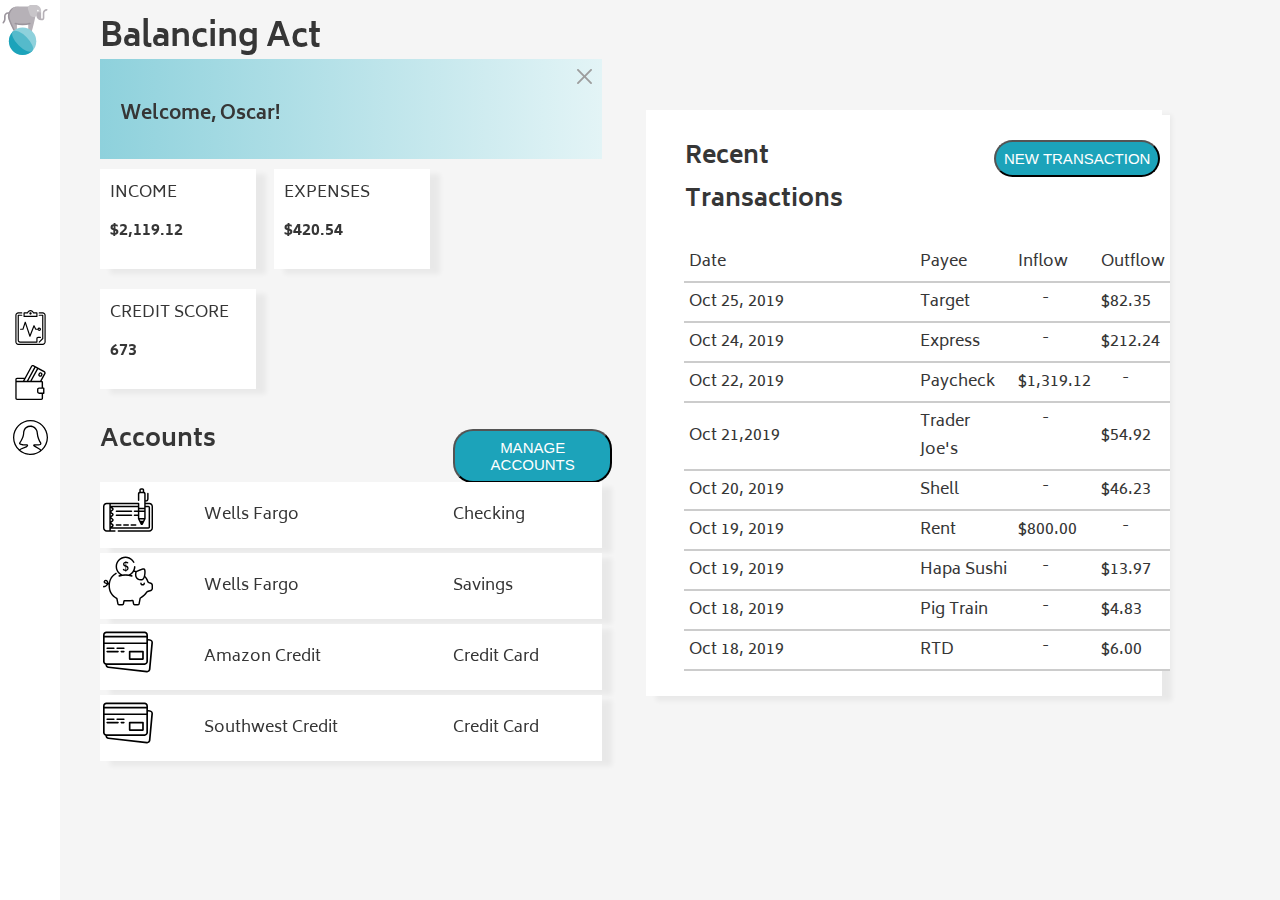
<file: index.html>
<!DOCTYPE html>
<html lang="en">
  <head>
    <meta charset="UTF-8">
    <meta name="viewport" content="width=device-width, initial-scale=1.0">
    <meta http-equiv="X-UA-Compatible" content="ie=edge">
    <title>Balancing Act</title>
    <link rel="stylesheet" type="text/css" href="styles.css" />
    <link href="https://fonts.googleapis.com/css?family=Biryani&display=swap" rel="stylesheet">
  </head>
  <body>
    <nav>
      <img id="elephant" src="assets/images/elephant.svg" alt="elephant_logo" />
      <div id="center_nav">
        <img id="clipboard" class="nav_logo" src="assets/images/dashboard.svg" alt="dashboard" />
        <img id="wallet" class="nav_logo" src="assets/images/transactions.svg" alt="transactions" />
        <img class="nav_logo" src="assets/images/profile.svg" alt="profile">
      </div>
    </nav>
    <main>
    <div id="clipboard-page">
      <div class="left_body">
        <h1 id="index-header">Balancing Act</h1>
        <div id="welcome">
          <h3>Welcome, Oscar!</h3>
          <img id="close" alt="close" src="assets/images/close.svg" />
        </div>

      <div class="JS-hackfix">
        <div class="budget_container">
          <div class="budget">
            <p class="budget-name-amount">INCOME</p>
            <p class="budget-name-amount"><strong>$2,119.12</strong></p>
          </div>
          <div class="budget">
            <p  class="budget-name-amount">EXPENSES</p>
            <p  class="budget-name-amount"><strong>$420.54</strong></p>
          </div>
          <div class="budget">
            <p  class="budget-name-amount">CREDIT SCORE</p>
            <p  class="budget-name-amount"><strong>673</strong></p>
          </div>
        </div>

        <section class="accounts-container">
            <h2 class"accounts_header">Accounts</h2>
            <button class="accounts-button" type="button" name="manage_accounts">
              MANAGE ACCOUNTS</button>
          <table class="account">
            <tr>
              <td class="account-cell-image"><img class="accounts_images"
                src="assets/images/checking.svg"
                alt="checking_account" /></td>
              <td class="account-cell-2">Wells Fargo</td>
              <td class="account-cell-3">Checking</td>
            </tr>
          </table>
          <table class="account">
            <tr>
              <td class="account-cell-image"><img class="accounts_images"
                src="assets/images/savings.svg"
                alt="savings_image"></td>
              <td class="account-cell-2">Wells Fargo</td>
              <td class="account-cell-3">Savings</td>
            </tr>
          </table>
          <table class="account">
            <tr>
              <td class="account-cell-image"><img class="accounts_images"
                src="assets/images/credit-card.svg" alt="credit_card" /></td>
              <td class="account-cell-2">Amazon Credit</td>
              <td class="account-cell-3">Credit Card</td>
            </tr>
          </table>
          <table class="account">
            <tr>
              <td class="account-cell-image"><img class="accounts_images"
                src="assets/images/credit-card.svg" alt="credit_card" /></td>
              <td class="account-cell-2">Southwest Credit</td>
              <td class="account-cell-3">Credit Card</td>
            </tr>
          </table>
        </section>
      </div>
      </div>

        <section class="transactions-container">
          <table class="transactions">
            <tr>
              <td><h2>Recent Transactions</h2></td>
              <td><button id="transaction-button" type="button"
                name="new_transactoion">NEW TRANSACTION</button></td>
            </tr>
            <tr class="transactions-row">
              <td class="transactions-td">Date</td>
              <td class="transactions-td">Payee</td>
              <td class="transactions-td">Inflow</td>
              <td class="transactions-td">Outflow</td>
            </tr>
            <tr class="transactions-row">
              <td class="transactions-td">Oct 25, 2019</td>
              <td class="transactions-td">Target</td>
              <td class="transactions-td-dash-inflow">-</td>
              <td class="transactions-td">$82.35</td>
            </tr>
            <tr class="transactions-row">
              <td class="transactions-td">Oct 24, 2019</td>
              <td class="transactions-td">Express</td>
              <td class="transactions-td-dash-inflow">-</td>
              <td class="transactions-td">$212.24</td>
            </tr>
            <tr class="transactions-row">
              <td class="transactions-td">Oct 22, 2019</td>
              <td class="transactions-td">Paycheck</td>
              <td class="transactions-td">$1,319.12</td>
              <td class="transactions-td-dash-outflow">-</td>
            </tr>
            <tr class="transactions-row">
              <td class="transactions-td">Oct 21,2019</td>
              <td class="transactions-td">Trader Joe's</td>
              <td class="transactions-td-dash-inflow">-</td>
              <td class="transactions-td">$54.92</td>
            </tr>
            <tr class="transactions-row">
              <td class="transactions-td">Oct 20, 2019</td>
              <td class="transactions-td">Shell</td>
              <td class="transactions-td-dash-inflow">-</td>
              <td class="transactions-td">$46.23</td>
            </tr>
            <tr class="transactions-row">
              <td class="transactions-td">Oct 19, 2019</td>
              <td class="transactions-td">Rent</td>
              <td class="transactions-td">$800.00</td>
              <td class="transactions-td-dash-outflow">-</td>
            </tr>
            <tr class="transactions-row">
              <td class="transactions-td">Oct 19, 2019</td>
              <td class="transactions-td">Hapa Sushi</td>
              <td class="transactions-td-dash-inflow">-</td>
              <td class="transactions-td">$13.97</td>
            </tr>
            <tr class="transactions-row">
              <td class="transactions-td">Oct 18, 2019</td>
              <td class="transactions-td">Pig Train</td>
              <td class="transactions-td-dash-inflow">-</td>
              <td class="transactions-td">$4.83</td>
            </tr>
            <tr class="transactions-row">
              <td class="transactions-td">Oct 18, 2019</td>
              <td class="transactions-td">RTD</td>
              <td class="transactions-td-dash-inflow">-</td>
              <td class="transactions-td">$6.00</td>
            </tr>
          </table>
        </section>
      </div>
      <div id="transactions2-page">
      <div class="transactions2-container">
        <h1 id="transactions2-header">Transactions</h1>
        <button class="transactions2-button" type="button" name="all">All</button>
        <button class="transactions2-button" type="button" name="inflow">Inflow</button>
        <button class="transactions2-button" type="button" name="outflow">Outflow</button>
      <div id="transactions2-background">
      </div>
        <section>
          <table class="transactions2">
            <tr class="transactions-row">
              <td class="transactions-td">Date</td>
              <td class="transactions-td">Account</td>
              <td class="transactions-td">Payee</td>
              <td class="transactions-td">Inflow</td>
              <td class="transactions-td">Outflow</td>
            </tr>
            <tr class="transactions-row">
              <td class="transactions-td">10-25-19</td>
              <td class="transactions-td">Credit Card</td>
              <td class="transactions-td">Target</td>
              <td class="transactions-td-dash-inflow2">-</td>
              <td class="transactions-td">$82.35</td>
            </tr>
            <tr class="transactions-row">
              <td class="transactions-td">10-24-19</td>
              <td class="transactions-td">Credit Card</td>
              <td class="transactions-td">Express</td>
              <td class="transactions-td-dash-inflow2">-</td>
              <td class="transactions-td">$212.24</td>
            </tr>
            <tr class="transactions-row">
              <td class="transactions-td">10-22-19</td>
              <td class="transactions-td">Checking</td>
              <td class="transactions-td">Paycheck</td>
              <td class="transactions-td">$1,319.12</td>
              <td class="transactions-td-dash-outflow2">-</td>
            </tr>
            <tr class="transactions-row">
              <td class="transactions-td">10-21-19</td>
              <td class="transactions-td">Credit Card</td>
              <td class="transactions-td">Trader Joe's</td>
              <td class="transactions-td-dash-inflow2">-</td>
              <td class="transactions-td">$54.92</td>
            </tr>
            <tr class="transactions-row">
              <td class="transactions-td">10-20-19</td>
              <td class="transactions-td">Credit Card</td>
              <td class="transactions-td">Shell</td>
              <td class="transactions-td-dash-inflow2">-</td>
              <td class="transactions-td">$46.23</td>
            </tr>
            <tr class="transactions-row">
              <td class="transactions-td">10-19-19</td>
              <td class="transactions-td">Savings</td>
              <td class="transactions-td">Rent</td>
              <td class="transactions-td">$800.00</td>
              <td class="transactions-td-dash-outflow2">-</td>
            </tr>
            <tr class="transactions-row">
              <td class="transactions-td">10-19-19</td>
              <td class="transactions-td">Checking</td>
              <td class="transactions-td">Hapa Sushi</td>
              <td class="transactions-td-dash-inflow2">-</td>
              <td class="transactions-td">$13.97</td>
            </tr>
            <tr class="transactions-row">
              <td class="transactions-td">10-18-19</td>
              <td class="transactions-td">Credit Card</td>
              <td class="transactions-td">Pig Train</td>
              <td class="transactions-td-dash-inflow2">-</td>
              <td class="transactions-td">$4.83</td>
            </tr>
            <tr class="transactions-row">
              <td class="transactions-td">10-18-19</td>
              <td class="transactions-td">Checking</td>
              <td class="transactions-td">RTD</td>
              <td class="transactions-td-dash-inflow2">-</td>
              <td class="transactions-td">$6.00</td>
            </tr>
            <tr class="transactions-row">
              <td class="transactions-td">10-24-19</td>
              <td class="transactions-td">Credit Card</td>
              <td class="transactions-td">Express</td>
              <td class="transactions-td-dash-inflow2">-</td>
              <td class="transactions-td">$212.24</td>
            </tr>
            <tr class="transactions-row">
              <td class="transactions-td">10-24-19</td>
              <td class="transactions-td">Credit Card</td>
              <td class="transactions-td">Express</td>
              <td class="transactions-td-dash-inflow2">-</td>
              <td class="transactions-td">$212.24</td>
            </tr>
            <tr class="transactions-row">
              <td class="transactions-td">10-24-19</td>
              <td class="transactions-td">Credit Card</td>
              <td class="transactions-td">Express</td>
              <td class="transactions-td-dash-inflow2">-</td>
              <td class="transactions-td">$212.24</td>
            </tr>
            <tr class="transactions-row">
              <td class="transactions-td">10-24-19</td>
              <td class="transactions-td">Credit Card</td>
              <td class="transactions-td">Express</td>
              <td class="transactions-td-dash-inflow2">-</td>
              <td class="transactions-td">$212.24</td>
            </tr>
            <tr class="transactions-row">
              <td class="transactions-td">10-24-19</td>
              <td class="transactions-td">Credit Card</td>
              <td class="transactions-td">Express</td>
              <td class="transactions-td-dash-inflow2">-</td>
              <td class="transactions-td">$212.24</td>
            </tr>
          </table>
        </section>
      </div>
        <section id="transaction-form">
          <form>
            <h2 id="new-transaction2">New Transaction</h2>
            <label> Type of Transaction:</label>
            <select name="type-of-transaction">
              <option value="placehold">-Expense-</option>
              <option value="1">Inflow</option>
              <option value="2">Outflow</option>
            </select>
            <label>Category:</label>
            <select name="category">
              <option value="placehold">-Select One-</option>
              <option value="1">Groceries</option>
              <option value="2">Bills</option>
              <option value="3">Fun Money</option>
              <option value="4">Paycheck</option>
            </select>
            <label>Account Form:</label>
            <select name="acount-form">
              <option value="placehold">-Select One-</option>
              <option value="1">Checking</option>
              <option value="2">Savings</option>
              <option value="3">Amazon Credit</option>
              <option value="4">Southwest Credit</option>
            </select>
            <label>Payee:</label>
              <input type="text" name="Payee">
            <label>Outflow:</label>
              <input type="text" name="Outflow">
            <label>Inflow:</label>
              <input type="text" name="Inflow">
            <button id="log-expense-button" type="button" name="Log Expense">
              Log Expesne</button>
          </form>
        </section>
      </div>
      </main>
      <script src="main.js"></script>
  </body>
</html>
</file>
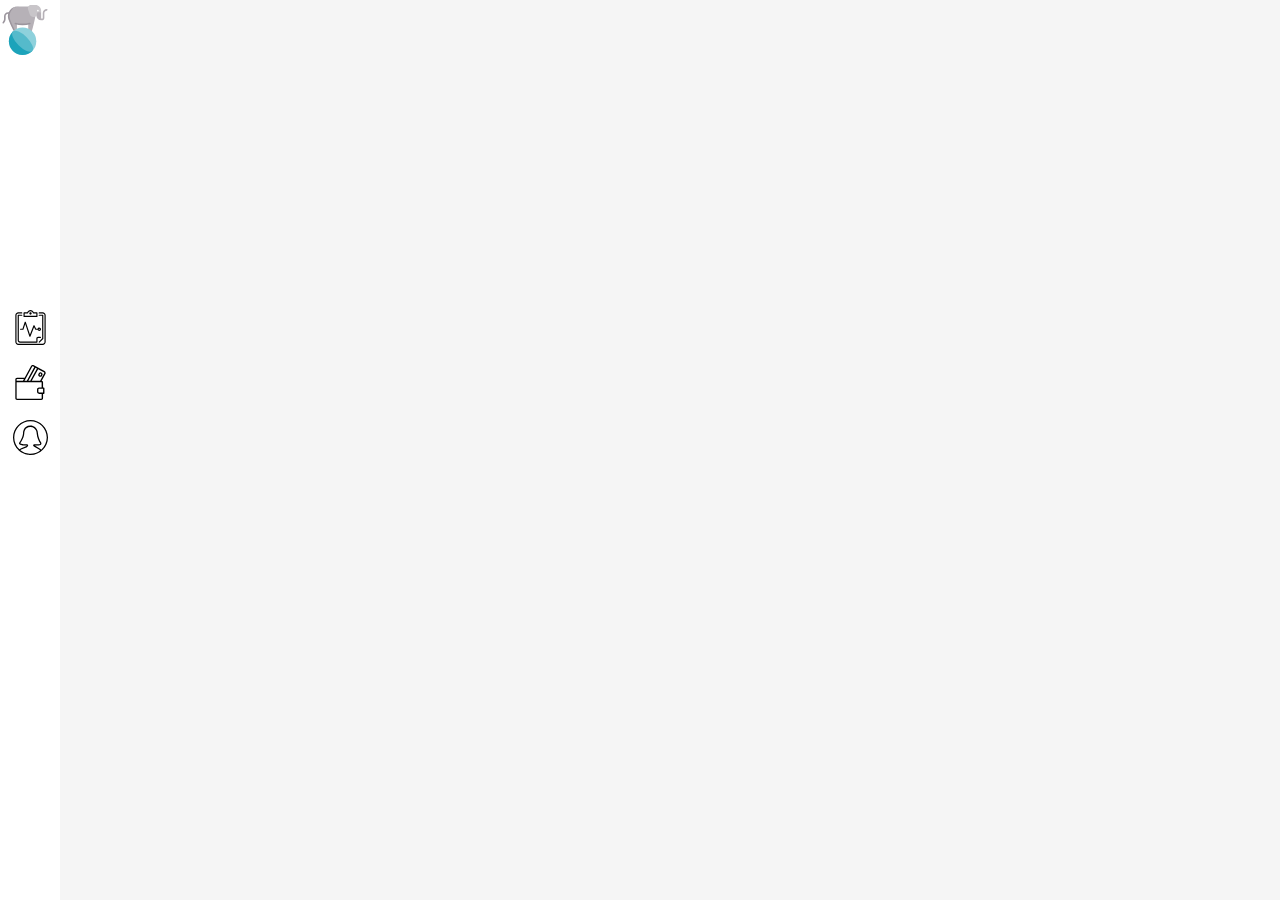
<file: transactions.html>
<!DOCTYPE html>
<html lang="en">
  <head>
    <meta charset="UTF-8">
    <meta name="viewport" content="width=device-width, initial-scale=1.0">
    <meta http-equiv="X-UA-Compatible" content="ie=edge">
    <title>Balancing Act</title>
    <link rel="stylesheet" type="text/css" href="styles.css" />
    <link href="https://fonts.googleapis.com/css?family=Biryani&display=swap" rel="stylesheet">
  </head>
  <nav>
    <img id="elephant" src="assets/images/elephant.svg" alt="elephant_logo" />
    <div id="center_nav">
      <img id="clipboard" class="nav_logo" src="assets/images/dashboard.svg" alt="dashboard" />
      <img class="nav_logo" src="assets/images/transactions.svg" alt="transactions" />
      <img class="nav_logo" src="assets/images/profile.svg" alt="profile">
    </div>
  </nav>
<div id="transactions2-page">
<div class="transactions2-container">
  <h1 id="transactions2-header">Transactions</h1>
  <button class="transactions2-button" type="button" name="all">All</button>
  <button class="transactions2-button" type="button" name="inflow">Inflow</button>
  <button class="transactions2-button" type="button" name="outflow">Outflow</button>
<div id="transactions2-background">
</div>
  <section>
    <table class="transactions2">
      <tr class="transactions-row">
        <td class="transactions-td">Date</td>
        <td class="transactions-td">Account</td>
        <td class="transactions-td">Payee</td>
        <td class="transactions-td">Inflow</td>
        <td class="transactions-td">Outflow</td>
      </tr>
      <tr class="transactions-row">
        <td class="transactions-td">10-25-19</td>
        <td class="transactions-td">Credit Card</td>
        <td class="transactions-td">Target</td>
        <td class="transactions-td-dash-inflow2">-</td>
        <td class="transactions-td">$82.35</td>
      </tr>
      <tr class="transactions-row">
        <td class="transactions-td">10-24-19</td>
        <td class="transactions-td">Credit Card</td>
        <td class="transactions-td">Express</td>
        <td class="transactions-td-dash-inflow2">-</td>
        <td class="transactions-td">$212.24</td>
      </tr>
      <tr class="transactions-row">
        <td class="transactions-td">10-22-19</td>
        <td class="transactions-td">Checking</td>
        <td class="transactions-td">Paycheck</td>
        <td class="transactions-td">$1,319.12</td>
        <td class="transactions-td-dash-outflow2">-</td>
      </tr>
      <tr class="transactions-row">
        <td class="transactions-td">10-21-19</td>
        <td class="transactions-td">Credit Card</td>
        <td class="transactions-td">Trader Joe's</td>
        <td class="transactions-td-dash-inflow2">-</td>
        <td class="transactions-td">$54.92</td>
      </tr>
      <tr class="transactions-row">
        <td class="transactions-td">10-20-19</td>
        <td class="transactions-td">Credit Card</td>
        <td class="transactions-td">Shell</td>
        <td class="transactions-td-dash-inflow2">-</td>
        <td class="transactions-td">$46.23</td>
      </tr>
      <tr class="transactions-row">
        <td class="transactions-td">10-19-19</td>
        <td class="transactions-td">Savings</td>
        <td class="transactions-td">Rent</td>
        <td class="transactions-td">$800.00</td>
        <td class="transactions-td-dash-outflow2">-</td>
      </tr>
      <tr class="transactions-row">
        <td class="transactions-td">10-19-19</td>
        <td class="transactions-td">Checking</td>
        <td class="transactions-td">Hapa Sushi</td>
        <td class="transactions-td-dash-inflow2">-</td>
        <td class="transactions-td">$13.97</td>
      </tr>
      <tr class="transactions-row">
        <td class="transactions-td">10-18-19</td>
        <td class="transactions-td">Credit Card</td>
        <td class="transactions-td">Pig Train</td>
        <td class="transactions-td-dash-inflow2">-</td>
        <td class="transactions-td">$4.83</td>
      </tr>
      <tr class="transactions-row">
        <td class="transactions-td">10-18-19</td>
        <td class="transactions-td">Checking</td>
        <td class="transactions-td">RTD</td>
        <td class="transactions-td-dash-inflow2">-</td>
        <td class="transactions-td">$6.00</td>
      </tr>
      <tr class="transactions-row">
        <td class="transactions-td">10-24-19</td>
        <td class="transactions-td">Credit Card</td>
        <td class="transactions-td">Express</td>
        <td class="transactions-td-dash-inflow2">-</td>
        <td class="transactions-td">$212.24</td>
      </tr>
      <tr class="transactions-row">
        <td class="transactions-td">10-24-19</td>
        <td class="transactions-td">Credit Card</td>
        <td class="transactions-td">Express</td>
        <td class="transactions-td-dash-inflow2">-</td>
        <td class="transactions-td">$212.24</td>
      </tr>
      <tr class="transactions-row">
        <td class="transactions-td">10-24-19</td>
        <td class="transactions-td">Credit Card</td>
        <td class="transactions-td">Express</td>
        <td class="transactions-td-dash-inflow2">-</td>
        <td class="transactions-td">$212.24</td>
      </tr>
      <tr class="transactions-row">
        <td class="transactions-td">10-24-19</td>
        <td class="transactions-td">Credit Card</td>
        <td class="transactions-td">Express</td>
        <td class="transactions-td-dash-inflow2">-</td>
        <td class="transactions-td">$212.24</td>
      </tr>
      <tr class="transactions-row">
        <td class="transactions-td">10-24-19</td>
        <td class="transactions-td">Credit Card</td>
        <td class="transactions-td">Express</td>
        <td class="transactions-td-dash-inflow2">-</td>
        <td class="transactions-td">$212.24</td>
      </tr>
    </table>
  </section>
</div>
  <section id="transaction-form">
    <form>
      <h2 id="new-transaction2">New Transaction</h2>
      <label> Type of Transaction:</label>
      <select name="type-of-transaction">
        <option value="placehold">Expense</option>
      </select>
      <label>Category:</label>
      <select name="category">
        <option value="placehold">-Select One-</option>
      </select>
      <label>Account Form:</label>
      <select name="acount-form">
        <option value="placehold">-Select One-</option>
      </select>
      <label>Payee:</label>
        <input type="text" name="Payee">
      <label>Outflow:</label>
        <input type="text" name="Outflow">
      <label>Inflow:</label>
        <input type="text" name="Inflow">
      <button id="log-expense-button" type="button" name="Log Expense">Log Expesne</button>
    </form>
  </section>
</div>
</file>
<file: styles.css>
html, body{
  background-color: #F5F5F5;
  color: #363636;
  height: 100%;
  width: 100%;
  margin: 0;
  padding: 0;
  font-family: 'Biryani', sans-serif;
}

main{
  position: relative;
  left: 100px;
  top: -140px;

}

.nav_logo{
 width: 35px;
 height: 35px;
 margin-top:10px;
 margin-left: 8px;
}

.nav_logo:hover{
  border-left: 2px solid turquoise;
  padding-left: 5px
}

#elephant{
  width: 50px;
  height: 50px;
  margin-top: 5px;
}

#center_nav{
  position: absolute;
  top: 300px;
  margin-left: 5px;
}

nav{
  position: fixed;
  top: 0px;
  left: 0px;
  width: 60px;
  height: 100%;
  background-color: white;
}

#close{
  position: absolute;
  width: 15px;
  top: 10px;
  right: 10px;
}

#welcome{
  position: relative;
  width: 98%;
  height: 100px;
  background: linear-gradient(90deg, #8ED1DC, #E3F4F6)
}

.budget {
    background-color: white;
    width: 30.5%;
    margin: 10px 13.9px 10px 0px;
    height: 100px;
    display: inline-block;
}

.budget-name-amount{
  margin: 10px 0 10px 10px;
}

.accounts_images{
  width:50px;
}

.accounts-button{
    position: absolute;
    left: 69%;
    top: 10px;

}

table{
  margin: 5px 0px 0px 0px;
  background-color: white;
  position: relative;
}

button{
  background-color: #1CA3BA;
  color: white;
  border-radius: 20px;
  width: auto;
  font-size: 15px;
  padding: 8px;
}

.transactions, .transactions-row{
  border-collapse: collapse;
  border-bottom: 2px solid #CCCCCC;
}

.account{
  width: 98%;
}

.transactions-container{
  display: inline-block;
  width: 38%;
  position: relative;
  padding: 0px 15px 25px 15px;
  top: 250px;
  margin-left: 30px;
  background-color: white;
  box-shadow: 10px 5px 5px rgba(0,0,0,0.05);
}

.transactions-td{
  padding: 5px;
}

.transactions {
    position: relative;
    left: 23px;
}

.transactions-td-dash-inflow{
  position: absolute;
  right: 120px;
}

.transactions-td-dash-outflow{
  position: absolute;
  right: 40px;
}

.transactions-td-dash-inflow2,{
  position: relative;
  right:;
}

.transactions-td-dash-outflow2{
  position: relative;
  right:;
}

.left_body{
  display: inline-block;
  width:40%;
}

.account-cell-image{
  width: 20%;
}

.account-cell-2{
  width: 50%;
}

.account-cell-3{
  width: 30%;
}

.accounts-container{
  position: relative;
}

#transaction-button{
  position: absolute;
  right: 10px;
  top: 25px;
}

h3{
  position: absolute;
  top: 20px;
  left: 20px;
}

.account, .budget{
  box-shadow:10px 5px 5px rgba(0,0,0,0.05)
}

.JS-hackfix{
  position: relative;
}

#index-header{
    position: absolute;
    top: 130px;
    left: 0px;
}

.transactions2-button{
  width: 100px;
  position: relative;
  left: 135px;
}

#transactions2-page{
  position: relative;
  left: 115px;
}


#transaction-form{
  background-color: white;
  width: 30%;
  display: inline-block;
  position: absolute;
  top: 105px;
  box-shadow: 10px 5px 5px rgba(0,0,0,0.05);
  margin-left: 197px;
  height: 90%;
}

label, select, option, input{
  display: block;
  width: 70%;
  height: 25px;
  margin: 8px 5px 5px 5px;
  font-size: 14px;
  position: relative;
  left: 55px;
}

#transactions2-header, .transactions2-button{
  display: inline-block;
}

#new-transaction2{
  position: relative;
  left: 115px;
}


.transactions2, .transactions-row{
  border-collapse: collapse;
  border-bottom: 2px solid #CCCCCC;
  width: 100%;
}

.transactions2{
  position: relative;
  left: 34px;
  top: 25px;
}

#log-expense-button{
  position: relative;
  left: 57px;
  width: 40%;
  display: block;
  margin-top: 30px;
}

.transactions2-container{
display: inline-block;
width: 40%;
}

#transactions2-background{
  position: absolute;
  width: 45%;
  height: 640px;
  box-shadow:10px 5px 5px rgba(0,0,0,0.05);
  background-color: white;
}

#transactions2-page{
  display: none;
  position: relative;
  top: 140px;
  left: 5px;
}

.transactions2-button{
  background-color: white;
  color: #1CA3BA;
  border: 2px solid #1CA3BA;
}

.transactions2-button:hover{
  background-color: #1CA3BA;
  color: white;
}
</file>
